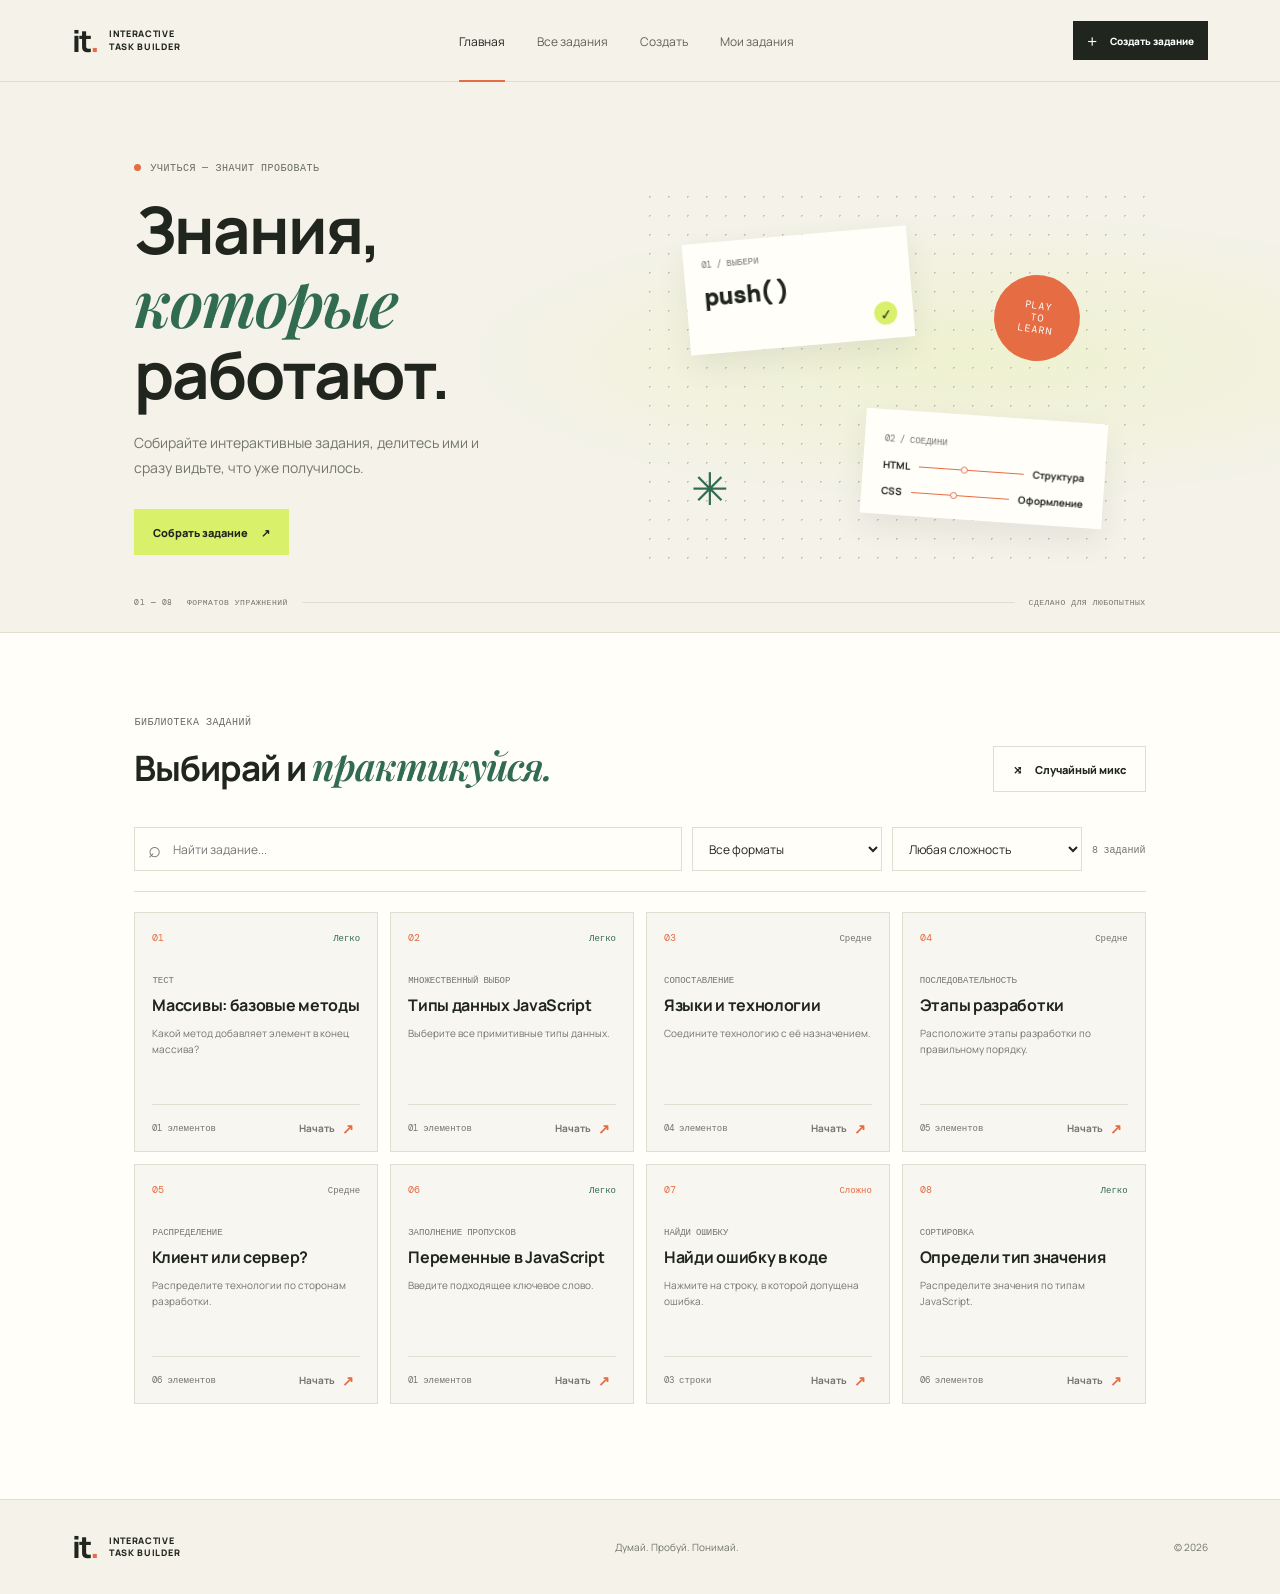
<file: index.html>
<!doctype html>
<html lang="ru">
<head>
  <meta charset="utf-8"><meta name="viewport" content="width=device-width, initial-scale=1"><meta name="theme-color" content="#f4f2e9">
  <title>Interactive Task Builder</title>
  <link rel="preconnect" href="https://fonts.googleapis.com"><link rel="preconnect" href="https://fonts.gstatic.com" crossorigin>
  <link href="https://fonts.googleapis.com/css2?family=DM+Mono:wght@400;500&family=Manrope:wght@400;500;600;700;800&family=Playfair+Display:wght@600;700&display=swap" rel="stylesheet">
  <link rel="stylesheet" href="css/style.css"><link rel="stylesheet" href="css/animations.css">
  <script src="js/tasks.js" defer></script><script src="js/checker.js" defer></script><script src="js/app.js" defer></script>
</head>
<body class="catalog-page">
  <header class="topbar"><a class="brand" href="index.html"><span class="brand-mark">it<span>.</span></span><span class="brand-name">Interactive<br>Task Builder</span></a>
    <nav class="main-nav" aria-label="Основная навигация"><a class="nav-link is-active" href="index.html">Главная</a><a class="nav-link" href="#catalog">Все задания</a><a class="nav-link" href="builder.html">Создать</a><a class="nav-link" href="#catalog">Мои задания</a></nav>
    <button class="menu-toggle" id="menu-toggle" type="button" aria-label="Открыть меню" aria-expanded="false">☰</button><a class="button button-dark top-create" href="builder.html"><span>+</span> Создать задание</a>
  </header>
  <main>
    <section class="hero"><div class="hero-copy"><p class="eyebrow"><span class="eyebrow-dot"></span> Учиться — значит пробовать</p><h1>Знания,<br><em>которые</em> работают.</h1><p class="hero-text">Собирайте интерактивные задания, делитесь ими и сразу видьте, что уже получилось.</p><a class="button button-lime" href="builder.html">Собрать задание <span aria-hidden="true">↗</span></a></div>
      <div class="hero-art" aria-label="Пример интерактивного задания"><div class="art-note note-one"><span class="note-label">01 / ВЫБЕРИ</span><strong>push()</strong><span class="note-check">✓</span></div><div class="art-note note-two"><span class="note-label">02 / СОЕДИНИ</span><span class="mini-pair"><b>HTML</b><i></i><b>Структура</b></span><span class="mini-pair"><b>CSS</b><i></i><b>Оформление</b></span></div><div class="art-stamp">PLAY<br>TO<br>LEARN</div><div class="art-scribble">✳</div></div>
      <div class="hero-foot"><span>01 — 08</span><span>ФОРМАТОВ УПРАЖНЕНИЙ</span><span class="hero-foot-line"></span><span>СДЕЛАНО ДЛЯ ЛЮБОПЫТНЫХ</span></div>
    </section>
    <section class="catalog-section" id="catalog"><div class="section-heading"><div><p class="eyebrow">Библиотека заданий</p><h2>Выбирай и <em>практикуйся.</em></h2></div><button class="button button-outline" id="mix-button" type="button"><span aria-hidden="true">⤨</span> Случайный микс</button></div>
      <div class="catalog-tools"><label class="search-box"><span aria-hidden="true">⌕</span><input id="search-input" type="search" placeholder="Найти задание..." aria-label="Поиск заданий"></label><label class="select-wrap"><span class="sr-only">Тип задания</span><select id="type-filter"><option value="all">Все форматы</option></select></label><label class="select-wrap"><span class="sr-only">Сложность</span><select id="difficulty-filter"><option value="all">Любая сложность</option><option>Легко</option><option>Средне</option><option>Сложно</option></select></label><span class="catalog-count" id="catalog-count"></span></div>
      <div class="task-grid" id="task-grid" aria-live="polite"></div><div class="empty-state" id="empty-state" hidden><span class="empty-mark">?</span><h3>Пока ничего не найдено</h3><p>Попробуйте изменить запрос или создать новое задание.</p><a class="text-link" href="builder.html">Создать задание ↗</a></div>
    </section>
    <section class="play-section" id="play-section" hidden><div class="play-topline"><button class="text-link" id="back-to-catalog" type="button">← В каталог</button><span id="play-counter"></span></div><div id="play-content"></div></section>
  </main>
  <footer class="site-footer"><a class="brand" href="index.html"><span class="brand-mark">it<span>.</span></span><span class="brand-name">Interactive<br>Task Builder</span></a><span>Думай. Пробуй. Понимай.</span><span>© 2026</span></footer>
</body>
</html>
</file>
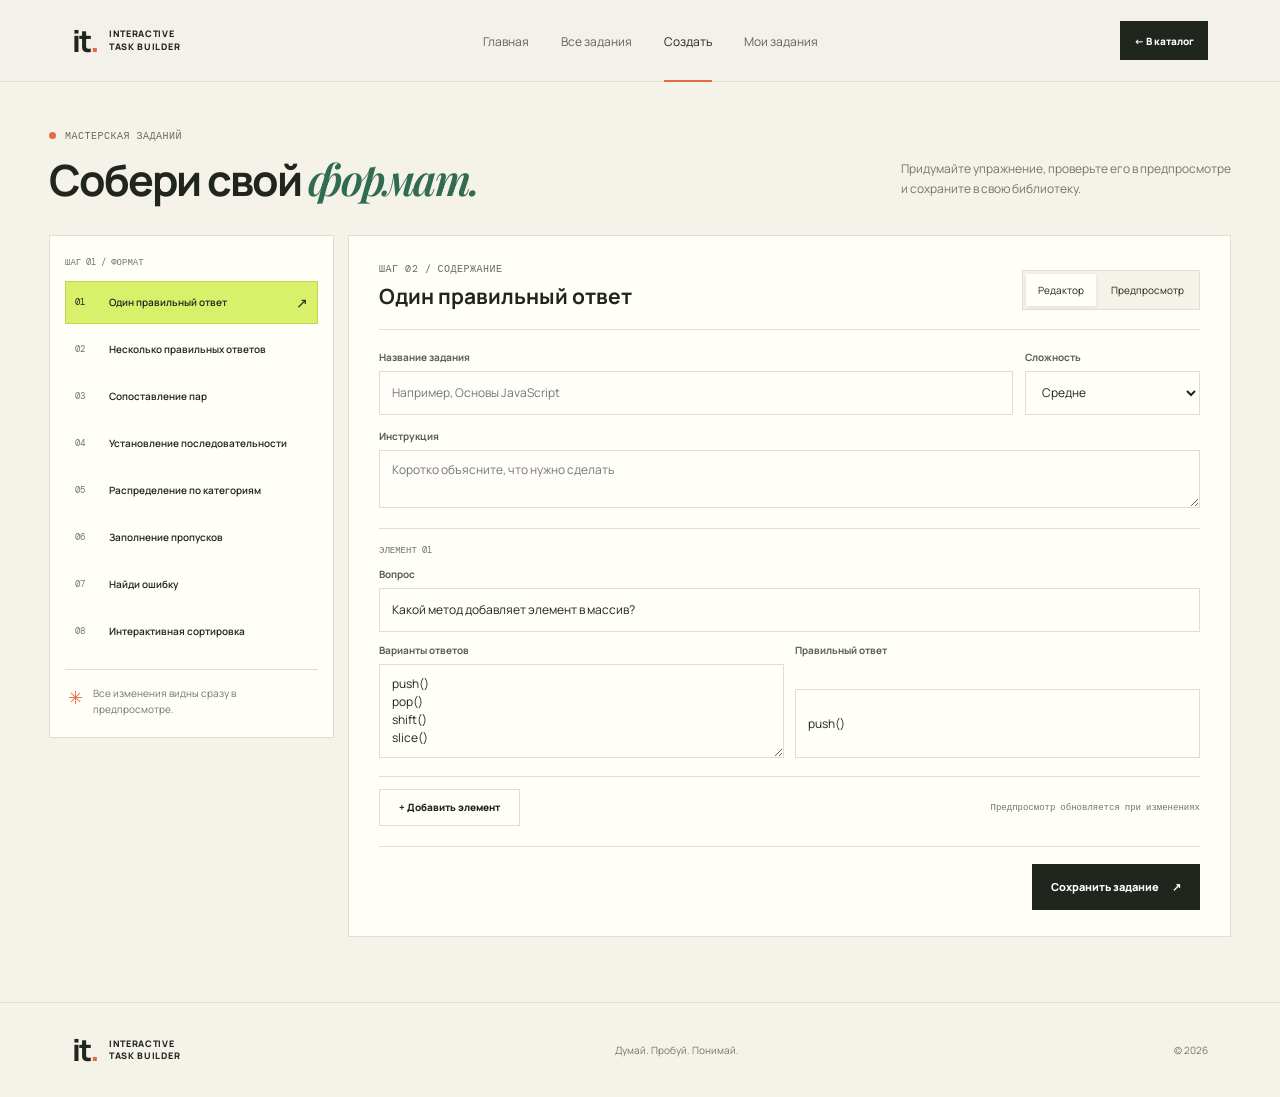
<file: builder.html>
<!doctype html>
<html lang="ru">
<head>
  <meta charset="utf-8"><meta name="viewport" content="width=device-width, initial-scale=1"><meta name="theme-color" content="#f4f2e9">
  <title>Создать задание — Interactive Task Builder</title>
  <link rel="preconnect" href="https://fonts.googleapis.com"><link rel="preconnect" href="https://fonts.gstatic.com" crossorigin>
  <link href="https://fonts.googleapis.com/css2?family=DM+Mono:wght@400;500&family=Manrope:wght@400;500;600;700;800&family=Playfair+Display:wght@600;700&display=swap" rel="stylesheet">
  <link rel="stylesheet" href="css/style.css"><link rel="stylesheet" href="css/animations.css">
  <script src="js/tasks.js" defer></script><script src="js/checker.js" defer></script><script src="js/builder.js" defer></script>
</head>
<body class="builder-page">
  <header class="topbar"><a class="brand" href="index.html"><span class="brand-mark">it<span>.</span></span><span class="brand-name">Interactive<br>Task Builder</span></a><nav class="main-nav" aria-label="Основная навигация"><a class="nav-link" href="index.html">Главная</a><a class="nav-link" href="index.html#catalog">Все задания</a><a class="nav-link is-active" href="builder.html">Создать</a><a class="nav-link" href="index.html#catalog">Мои задания</a></nav><button class="menu-toggle" id="menu-toggle" type="button" aria-label="Открыть меню" aria-expanded="false">☰</button><a class="button button-dark top-create" href="index.html">← В каталог</a></header>
  <main class="builder-main"><div class="builder-heading"><div><p class="eyebrow"><span class="eyebrow-dot"></span> Мастерская заданий</p><h1>Собери свой <em>формат.</em></h1></div><p class="builder-intro">Придумайте упражнение, проверьте его в предпросмотре и сохраните в свою библиотеку.</p></div>
    <div class="builder-layout"><aside class="builder-rail"><p class="rail-label">ШАГ 01 / ФОРМАТ</p><div class="type-list" id="type-list" role="listbox" aria-label="Выберите тип задания"></div><div class="rail-tip"><span>✳</span><p>Все изменения видны сразу в предпросмотре.</p></div></aside>
      <section class="editor-panel" aria-label="Редактор задания"><div class="editor-top"><div><p class="eyebrow">Шаг 02 / Содержание</p><h2 id="editor-type-title">Тест с одним ответом</h2></div><div class="mode-switch" role="tablist" aria-label="Режим"><button class="mode-button is-active" type="button" data-mode="edit" role="tab" aria-selected="true">Редактор</button><button class="mode-button" type="button" data-mode="preview" role="tab" aria-selected="false">Предпросмотр</button></div></div>
        <form id="task-form"><div class="base-fields"><label class="field-label">Название задания<input id="task-title" maxlength="80" placeholder="Например, Основы JavaScript" required></label><label class="field-label">Сложность<select id="task-difficulty"><option>Легко</option><option selected>Средне</option><option>Сложно</option></select></label><label class="field-label field-wide">Инструкция<textarea id="task-instruction" rows="2" maxlength="180" placeholder="Коротко объясните, что нужно сделать" required></textarea></label></div><div id="type-fields"></div><div class="editor-actions"><button class="button button-outline" id="add-item" type="button">+ Добавить элемент</button><span class="autosave-note" id="editor-note">Предпросмотр обновляется при изменениях</span></div></form>
        <div class="preview-panel" id="preview-panel" hidden><div id="preview-content"></div></div><div class="save-row"><span class="save-status" id="save-status" aria-live="polite"></span><button class="button button-dark" id="save-task" type="button">Сохранить задание <span aria-hidden="true">↗</span></button></div>
      </section></div>
  </main><footer class="site-footer"><a class="brand" href="index.html"><span class="brand-mark">it<span>.</span></span><span class="brand-name">Interactive<br>Task Builder</span></a><span>Думай. Пробуй. Понимай.</span><span>© 2026</span></footer>
</body>
</html>
</file>
<file: css/style.css>
:root{--paper:#f4f2e9;--surface:#fffef9;--ink:#20251d;--muted:#72766b;--line:#deded1;--lime:#d8f06a;--lime-dark:#b8d83b;--orange:#e56c43;--orange-pale:#f9e3d9;--green:#316b50;--green-pale:#e5efe5;--mono:"DM Mono",monospace;--sans:"Manrope",sans-serif;--serif:"Playfair Display",Georgia,serif}*{box-sizing:border-box}html{scroll-behavior:smooth}body{margin:0;background:var(--paper);color:var(--ink);font-family:var(--sans);font-size:14px;-webkit-font-smoothing:antialiased}button,input,select,textarea{font:inherit}button,a,select{touch-action:manipulation}a{color:inherit;text-decoration:none}button{color:inherit}button:focus-visible,a:focus-visible,input:focus-visible,select:focus-visible,textarea:focus-visible{outline:2px solid var(--green);outline-offset:3px}.sr-only{position:absolute;width:1px;height:1px;padding:0;margin:-1px;overflow:hidden;clip:rect(0,0,0,0);white-space:nowrap;border:0}.topbar{height:82px;padding:0 max(5.6vw,24px);display:flex;align-items:center;border-bottom:1px solid var(--line);gap:36px;background:rgba(244,242,233,.94);position:relative;z-index:3}.brand{display:flex;align-items:center;gap:10px;flex:none}.brand-mark{font-weight:800;font-size:30px;line-height:1;letter-spacing:-1.6px}.brand-mark span{color:var(--orange)}.brand-name{font-size:9px;font-weight:800;text-transform:uppercase;line-height:1.35;letter-spacing:.7px}.main-nav{display:flex;align-items:center;gap:32px;margin:auto;font-size:12px;color:#5e6258}.nav-link{height:82px;display:flex;align-items:center;position:relative;transition:color .2s}.nav-link:hover,.nav-link.is-active{color:var(--ink)}.nav-link.is-active:after{position:absolute;bottom:0;left:0;right:0;height:2px;background:var(--orange);content:""}.button{border:0;min-height:46px;padding:0 19px;display:inline-flex;align-items:center;justify-content:center;gap:13px;font-size:11px;font-weight:800;cursor:pointer;transition:transform .18s,background .18s,color .18s}.button:hover{transform:translateY(-2px)}.button-dark{background:var(--ink);color:white}.button-dark:hover{background:#394535}.button-lime{background:var(--lime);color:var(--ink)}.button-lime:hover{background:var(--lime-dark)}.button-outline{background:transparent;border:1px solid var(--line)}.button-outline:hover{border-color:var(--ink);background:var(--surface)}.top-create{min-height:39px;padding:0 14px;font-size:10px}.top-create span{font-size:18px;font-weight:400}.hero{min-height:550px;padding:68px max(10.5vw,40px) 29px;position:relative;display:grid;grid-template-columns:1fr 1fr;align-items:center;overflow:hidden;background:radial-gradient(ellipse at 76% 50%,rgba(216,240,106,.2),transparent 37%),var(--paper)}.hero-copy{max-width:490px;padding-bottom:37px;position:relative;z-index:1}.eyebrow{display:flex;align-items:center;gap:9px;margin:0 0 20px;color:#686c61;font:10px var(--mono);text-transform:uppercase;letter-spacing:.5px}.eyebrow-dot{height:7px;width:7px;border-radius:50%;background:var(--orange)}h1,h2,h3,p{margin-top:0}.hero h1,.builder-heading h1{font-size:clamp(45px,5.1vw,70px);line-height:1.09;letter-spacing:-2px;margin:0 0 20px;font-weight:700}.hero h1 em,.section-heading h2 em,.builder-heading h1 em{font-family:var(--serif);font-weight:600;color:var(--green)}.hero-text{color:var(--muted);font-size:14px;line-height:1.8;max-width:360px;margin-bottom:29px}.hero-art{height:380px;position:relative;margin-left:0;background-image:radial-gradient(#c5c7b8 1px,transparent 1px);background-size:19px 19px;display:flex;align-items:center;justify-content:center}.art-note{position:absolute;z-index:1;background:var(--surface);box-shadow:0 12px 28px #363a2514}.note-one{top:48px;left:9%;width:225px;height:111px;padding:16px 18px;transform:rotate(-5deg);display:flex;flex-direction:column;gap:11px}.note-label{font:9px var(--mono);color:var(--muted)}.note-one strong{font:700 24px var(--mono)}.note-check{position:absolute;right:16px;bottom:14px;width:23px;height:23px;background:var(--lime);border-radius:50%;text-align:center;padding-top:3px}.note-two{right:8%;bottom:46px;padding:17px 20px;width:242px;transform:rotate(4deg)}.mini-pair{display:flex;align-items:center;gap:9px;justify-content:space-between;margin-top:12px;font-size:10px}.mini-pair i{height:1px;flex:1;background:var(--orange);position:relative}.mini-pair i:after{content:"";height:5px;width:5px;border:1px solid var(--orange);border-radius:50%;position:absolute;left:40%;top:-3px;background:white}.art-stamp{position:absolute;top:88px;right:13%;width:86px;height:86px;background:var(--orange);border-radius:50%;transform:rotate(9deg);display:grid;place-content:center;text-align:center;color:#fff;font:10px/1.2 var(--mono);letter-spacing:1px}.art-scribble{position:absolute;left:10%;bottom:48px;color:var(--green);font-size:45px}.hero-foot{position:absolute;left:10.5vw;right:10.5vw;bottom:25px;display:flex;align-items:center;gap:14px;color:var(--muted);font:8px var(--mono);letter-spacing:.5px}.hero-foot-line{height:1px;background:var(--line);flex:1}.catalog-section{padding:82px max(10.5vw,40px) 95px;background:var(--surface);border-top:1px solid var(--line)}.section-heading{display:flex;justify-content:space-between;align-items:end;margin-bottom:35px}.section-heading .eyebrow{margin-bottom:12px}.section-heading h2{font-size:35px;letter-spacing:-1px;margin:0}.section-heading h2 em{font-size:38px}.catalog-tools{display:grid;grid-template-columns:minmax(220px,1fr) 190px 190px auto;gap:10px;align-items:center;padding-bottom:20px;border-bottom:1px solid var(--line)}.search-box{height:44px;display:flex;align-items:center;gap:10px;padding:0 13px;border:1px solid var(--line);background:var(--surface)}.search-box>span{font-size:22px;color:var(--muted)}.search-box input{width:100%;border:0;background:transparent;outline:none;font-size:12px}.search-box input:focus-visible{outline:0}.select-wrap select,.field-label input,.field-label select,.field-label textarea,.item-fields input,.item-fields textarea{width:100%;min-height:44px;border:1px solid var(--line);background:var(--surface);padding:0 12px;color:var(--ink);font-size:12px}.select-wrap select{height:44px}.catalog-count{justify-self:end;color:var(--muted);font:10px var(--mono)}.task-grid{display:grid;grid-template-columns:repeat(4,minmax(0,1fr));gap:12px;padding-top:20px}.task-card{min-height:240px;background:#f7f6f0;border:1px solid var(--line);padding:18px 17px 0;display:flex;flex-direction:column;animation:rise-in .48s both;animation-delay:calc(var(--card-index)*45ms);transition:transform .2s,border-color .2s,box-shadow .2s}.task-card:hover{transform:translateY(-4px);border-color:#aab293;box-shadow:0 10px 24px #262a1a0d}.card-top,.card-bottom{display:flex;align-items:center;justify-content:space-between}.card-marker{font:10px var(--mono);color:var(--orange)}.difficulty{font:9px var(--mono);color:var(--muted)}.difficulty-легко{color:var(--green)}.difficulty-сложно{color:var(--orange)}.card-body{padding-top:30px;flex:1}.card-type{font:9px var(--mono);color:var(--muted);text-transform:uppercase;margin:0 0 9px}.card-body h3{font-size:16px;line-height:1.35;letter-spacing:-.3px;margin:0 0 8px}.card-description{font-size:10px;line-height:1.6;color:var(--muted);margin:0}.card-bottom{height:47px;border-top:1px solid var(--line);font:9px var(--mono);color:var(--muted)}.card-start{display:flex;align-items:center;gap:7px;border:0;background:transparent;font:700 10px var(--sans);cursor:pointer}.card-start span{font-size:14px;color:var(--orange)}.empty-state{text-align:center;padding:70px 20px}.empty-mark{font:40px var(--serif);color:var(--orange)}.empty-state h3{margin:8px 0}.empty-state p{font-size:12px;color:var(--muted)}.text-link{padding:0;border:0;background:none;font-size:11px;font-weight:700;cursor:pointer}.text-link:hover{color:var(--green)}.site-footer{min-height:95px;padding:20px max(5.6vw,24px);display:flex;align-items:center;justify-content:space-between;color:var(--muted);font-size:10px}.site-footer .brand{color:var(--ink)}.play-section{max-width:840px;margin:0 auto;padding:43px 26px 90px;min-height:70vh}.play-topline{display:flex;justify-content:space-between;align-items:center;margin-bottom:24px;color:var(--muted);font:10px var(--mono)}.exercise{background:var(--surface);border:1px solid var(--line);padding:34px 40px;max-width:760px;margin:0 auto}.exercise-meta{display:flex;justify-content:space-between;align-items:center;font:9px var(--mono);color:var(--muted);text-transform:uppercase}.type-chip{padding:6px 8px;background:var(--lime);color:var(--ink)}.exercise-title{font-size:28px;letter-spacing:-.8px;margin:24px 0 8px}.exercise-instruction{font-size:12px;line-height:1.7;color:var(--muted);margin-bottom:25px}.question-block{padding:15px 0;border-top:1px solid var(--line)}.question-block h3{font-size:15px;line-height:1.6;margin:0 0 15px}.answer-options{display:grid;gap:8px}.answer-option{min-height:43px;padding:9px 12px;display:flex;align-items:center;gap:11px;border:1px solid var(--line);cursor:pointer;transition:background .18s,border .18s}.answer-option:hover{border-color:#9ca58c;background:#fafbf4}.answer-option input{accent-color:var(--green)}.answer-option span{font-size:12px}.check-button{margin-top:23px}.match-list,.sort-items{display:grid;gap:8px}.match-row,.sort-row{min-height:52px;padding:8px 10px;border:1px solid var(--line);display:flex;align-items:center;gap:12px}.match-left,.sort-row>span{flex:1;font-size:12px;font-weight:700}.match-connector{height:1px;width:25px;background:var(--orange)}.match-row select,.sort-row select{min-width:190px;height:36px;padding:0 9px;border:1px solid var(--line);background:var(--surface);font-size:11px}.sequence-list{display:grid;gap:7px;padding:0;list-style:none}.sequence-item{min-height:46px;padding:10px 12px;display:flex;gap:12px;align-items:center;border:1px solid var(--line);background:#fbfaf6;font-size:12px;cursor:grab}.drag-handle{color:#929587;font-size:18px}.is-dragging{opacity:.5}.blank-line{display:inline-block;min-width:75px;border-bottom:1px solid var(--orange)}.fill-input{height:39px;padding:0 10px;border:1px solid var(--line);background:var(--surface);font-size:12px}.error-code{display:grid;gap:5px}.code-line{display:flex;gap:14px;align-items:center;border:1px solid var(--line);background:#292e27;color:#f5f4eb;text-align:left;padding:11px;cursor:pointer}.code-line span{color:#b9c293;font:10px var(--mono)}.code-line code{font:12px var(--mono)}.code-line.is-picked{border-color:var(--lime);background:#383f31}.is-correct{border-color:#77a882!important;background:var(--green-pale)!important}.is-incorrect{border-color:#df9075!important;background:var(--orange-pale)!important}.result-panel{margin-top:20px;padding:18px;background:#f7f6f0;border:1px solid var(--line);position:relative;display:grid;grid-template-columns:auto 1fr;align-items:center;gap:6px 17px;overflow:hidden}.result-score{display:flex;flex-direction:column;grid-row:span 2}.result-score strong{font:700 31px var(--serif);color:var(--green)}.result-score span{font:9px var(--mono);color:var(--muted)}.result-detail{display:flex;gap:15px;flex-wrap:wrap;font-size:10px}.result-detail p{width:100%;margin:0;color:var(--muted);line-height:1.5}.progress-track{height:4px;grid-column:1/-1;background:#e3e3d8;margin-top:7px}.progress-track span{height:100%;display:block;background:var(--green);transition:width .7s}.celebration{position:absolute;right:20px;top:12px;color:var(--orange);animation:pop .7s both}.next-task{margin:18px 0 0}.session-result{text-align:center;padding:60px 20px;background:var(--lime)}.session-result .eyebrow{justify-content:center}.session-result>strong{display:block;font:700 72px var(--serif)}.session-result h2{font-size:25px;margin:0 0 9px}.session-result p{font-size:12px;margin-bottom:22px}
.builder-main{max-width:1250px;padding:47px 34px 65px;margin:0 auto}.builder-heading{display:flex;justify-content:space-between;align-items:end;margin-bottom:31px}.builder-heading .eyebrow{margin-bottom:13px}.builder-heading h1{font-size:43px;margin:0}.builder-intro{max-width:330px;font-size:12px;line-height:1.7;color:var(--muted);margin:0 0 4px}.builder-layout{display:grid;grid-template-columns:285px minmax(0,1fr);gap:14px;align-items:start}.builder-rail,.editor-panel{border:1px solid var(--line);background:var(--surface)}.builder-rail{padding:20px 15px}.rail-label{font:9px var(--mono);color:var(--muted);margin:0 0 13px}.type-list{display:grid;gap:4px}.type-option{width:100%;min-height:43px;border:1px solid transparent;background:transparent;padding:0 9px;display:grid;grid-template-columns:27px 1fr auto;align-items:center;gap:7px;text-align:left;cursor:pointer}.type-option>span{font:9px var(--mono);color:var(--muted)}.type-option b{font-size:10px;font-weight:600}.type-option i{font-style:normal;color:transparent}.type-option:hover{background:#f7f6f0}.type-option.is-active{background:var(--lime);border-color:#c2d74e}.type-option.is-active>span{color:var(--ink)}.type-option.is-active i{color:var(--ink)}.rail-tip{border-top:1px solid var(--line);margin-top:16px;padding:15px 3px 0;display:flex;gap:10px;color:var(--muted)}.rail-tip span{color:var(--orange);font-size:18px}.rail-tip p{font-size:10px;line-height:1.6;margin:0}.editor-panel{padding:26px 30px}.editor-top{display:flex;justify-content:space-between;align-items:end;padding-bottom:19px;border-bottom:1px solid var(--line)}.editor-top .eyebrow{margin-bottom:7px}.editor-top h2{font-size:21px;margin:0}.mode-switch{display:flex;gap:3px;padding:3px;border:1px solid var(--line);background:#f4f2e9}.mode-button{border:0;background:transparent;padding:9px 12px;font-size:10px;cursor:pointer}.mode-button.is-active{background:var(--surface);box-shadow:0 1px 4px #20251d17}.base-fields{display:grid;grid-template-columns:minmax(0,1fr) 175px;gap:14px 12px;padding:20px 0}.field-label{display:grid;gap:7px;color:#5a5e54;font-size:10px;font-weight:700}.field-wide{grid-column:1/-1}.field-label input,.field-label select,.field-label textarea,.item-fields input,.item-fields textarea{font-weight:400;border-color:var(--line);border-radius:0}.field-label textarea,.item-fields textarea{padding:10px 12px;resize:vertical;line-height:1.5}.item-editor{padding:15px 0 18px;border-top:1px solid var(--line)}.item-editor-head{display:flex;justify-content:space-between;align-items:center;margin-bottom:11px;font:9px var(--mono);color:var(--muted)}.remove-item{width:23px;height:23px;border:1px solid var(--line);background:none;font-size:17px;line-height:1;cursor:pointer}.remove-item:hover{background:var(--orange-pale)}.item-fields{display:grid;grid-template-columns:repeat(2,minmax(0,1fr));gap:11px}.item-fields .field-label:first-child:nth-last-child(3){grid-column:1/-1}.category-definitions{padding:15px 0;border-top:1px solid var(--line)}.error-fields{padding-top:13px}.editor-actions{display:flex;align-items:center;justify-content:space-between;padding:12px 0;border-top:1px solid var(--line)}.editor-actions .button{min-height:37px;font-size:10px}.autosave-note,.save-status{font:9px var(--mono);color:var(--muted)}.save-row{display:flex;align-items:center;justify-content:space-between;margin-top:8px;padding-top:17px;border-top:1px solid var(--line)}.preview-panel{padding-top:17px}.preview-panel .exercise{padding:18px;background:#f7f6f0;border:1px solid var(--line)}.preview-panel .exercise-title{font-size:21px;margin-top:14px}.preview-panel .exercise-instruction{font-size:10px;margin-bottom:16px}.preview-panel .question-block h3{font-size:12px}.preview-panel .answer-option{min-height:35px}.preview-panel .answer-option span{font-size:10px}.preview-panel .match-row,.preview-panel .sort-row{min-height:40px}.preview-panel .sequence-item{min-height:35px;font-size:10px}.preview-panel .error-code{overflow:auto}.preview-panel .code-line code{font-size:10px}.preview-panel select{max-width:53%}.site-footer{border-top:1px solid var(--line)}
.menu-toggle{display:none;width:37px;height:35px;border:1px solid var(--line);background:transparent;font-size:17px;cursor:pointer}
@media(max-width:950px){.topbar{gap:18px;padding:0 25px}.main-nav{gap:19px}.hero{padding-left:7vw;padding-right:7vw}.hero-foot{left:7vw;right:7vw}.catalog-section{padding-left:7vw;padding-right:7vw}.task-grid{grid-template-columns:repeat(3,minmax(0,1fr))}.builder-layout{grid-template-columns:245px minmax(0,1fr)}.editor-panel{padding:22px}.builder-main{padding-left:24px;padding-right:24px}}@media(max-width:700px){.topbar{height:68px;padding:0 17px;justify-content:space-between}.brand-mark{font-size:27px}.brand-name{font-size:8px}.menu-toggle{display:block;order:2}.top-create{order:3}.main-nav{display:none;position:absolute;top:67px;left:0;right:0;background:var(--surface);padding:8px 18px 15px;border-bottom:1px solid var(--line);flex-direction:column;align-items:stretch;gap:0}.main-nav.menu-open{display:flex}.nav-link{height:41px}.nav-link.is-active:after{right:auto;width:25px}.top-create{min-height:35px;padding:0 10px;font-size:9px}.hero{min-height:0;padding:50px 24px 50px;grid-template-columns:1fr}.hero-copy{padding:0}.hero h1{font-size:49px}.hero-text{max-width:400px;font-size:13px}.hero-art{height:280px;margin-top:13px}.note-one{left:8%;top:28px;transform:rotate(-4deg) scale(.85);transform-origin:top left}.note-two{right:4%;bottom:18px;transform:rotate(4deg) scale(.85);transform-origin:bottom right}.art-stamp{right:13%;top:42px;transform:scale(.8) rotate(9deg)}.art-scribble{bottom:13px;left:8%}.hero-foot{left:24px;right:24px;bottom:18px;gap:8px;font-size:7px}.hero-foot span:last-child{display:none}.catalog-section{padding:48px 20px 62px}.section-heading{align-items:start;gap:12px}.section-heading h2{font-size:27px}.section-heading h2 em{font-size:28px}.section-heading .button{padding:0 10px;min-height:38px;font-size:9px;white-space:nowrap}.catalog-tools{grid-template-columns:1fr 1fr}.search-box{grid-column:1/-1}.catalog-count{justify-self:start}.task-grid{grid-template-columns:repeat(2,minmax(0,1fr));gap:8px;padding-top:13px}.task-card{min-height:225px;padding:13px 11px 0}.card-body{padding-top:23px}.card-body h3{font-size:14px}.card-description{font-size:9px}.card-bottom{font-size:8px}.site-footer{padding:19px 17px;gap:10px}.site-footer>span:nth-child(2){display:none}.site-footer>span:last-child{font:8px var(--mono)}.play-section{padding:25px 15px 60px}.exercise{padding:23px 18px}.exercise-title{font-size:23px}.match-row,.sort-row{gap:8px;padding:7px}.match-row select,.sort-row select{min-width:0;width:48%;font-size:9px}.match-left,.sort-row>span{font-size:10px}.builder-main{padding:34px 16px 45px}.builder-heading{display:block;margin-bottom:20px}.builder-heading h1{font-size:37px}.builder-intro{margin-top:13px;font-size:11px}.builder-layout{grid-template-columns:1fr;gap:10px}.builder-rail{padding:13px;overflow:hidden}.rail-label{margin-bottom:8px}.type-list{display:flex;overflow-x:auto;gap:5px;padding-bottom:2px}.type-option{flex:0 0 156px;min-height:47px;border:1px solid var(--line);grid-template-columns:24px 1fr auto}.type-option b{font-size:9px}.rail-tip{display:none}.editor-panel{padding:17px 14px}.editor-top{align-items:start;gap:10px;flex-direction:column}.editor-top h2{font-size:19px}.mode-switch{align-self:stretch}.mode-button{flex:1}.base-fields{grid-template-columns:1fr 118px;gap:11px 8px;padding:15px 0}.item-fields{grid-template-columns:1fr}.item-fields .field-label:first-child:nth-last-child(3){grid-column:auto}.editor-actions{align-items:flex-start;gap:9px;flex-direction:column}.save-row{gap:8px}.save-row .button{padding:0 11px;font-size:9px}.autosave-note,.save-status{font-size:8px}.preview-panel .exercise{padding:14px}.preview-panel .match-row,.preview-panel .sort-row{align-items:flex-start;flex-direction:column}.preview-panel select{max-width:100%;width:100%}}@media(max-width:380px){.hero h1{font-size:43px}.task-grid{grid-template-columns:1fr}.task-card{min-height:205px}.top-create{font-size:8px}.section-heading{flex-direction:column}.section-heading .button{align-self:flex-start}.catalog-tools{grid-template-columns:1fr}.search-box{grid-column:auto}.catalog-count{grid-column:auto}.base-fields{grid-template-columns:1fr}.field-wide{grid-column:auto}}
</file>
<file: css/animations.css>
@keyframes rise-in{from{opacity:0;transform:translateY(10px)}to{opacity:1;transform:translateY(0)}}@keyframes pop{0%{opacity:0;transform:scale(.45) rotate(-18deg)}65%{opacity:1;transform:scale(1.18) rotate(8deg)}100%{transform:scale(1) rotate(0)}}@keyframes progress-in{from{transform:scaleX(0);transform-origin:left}to{transform:scaleX(1);transform-origin:left}}.hero-copy{animation:rise-in .55s both}.hero-art{animation:rise-in .7s .12s both}.art-note{transition:transform .25s}.hero-art:hover .note-one{transform:rotate(-2deg) translateY(-3px)}.hero-art:hover .note-two{transform:rotate(2deg) translateY(-3px)}.result-panel:not([hidden]) .progress-track span{animation:progress-in .75s .15s both}@media(prefers-reduced-motion:reduce){*,*::before,*::after{animation-duration:.01ms!important;animation-iteration-count:1!important;scroll-behavior:auto!important;transition-duration:.01ms!important}}
</file>
